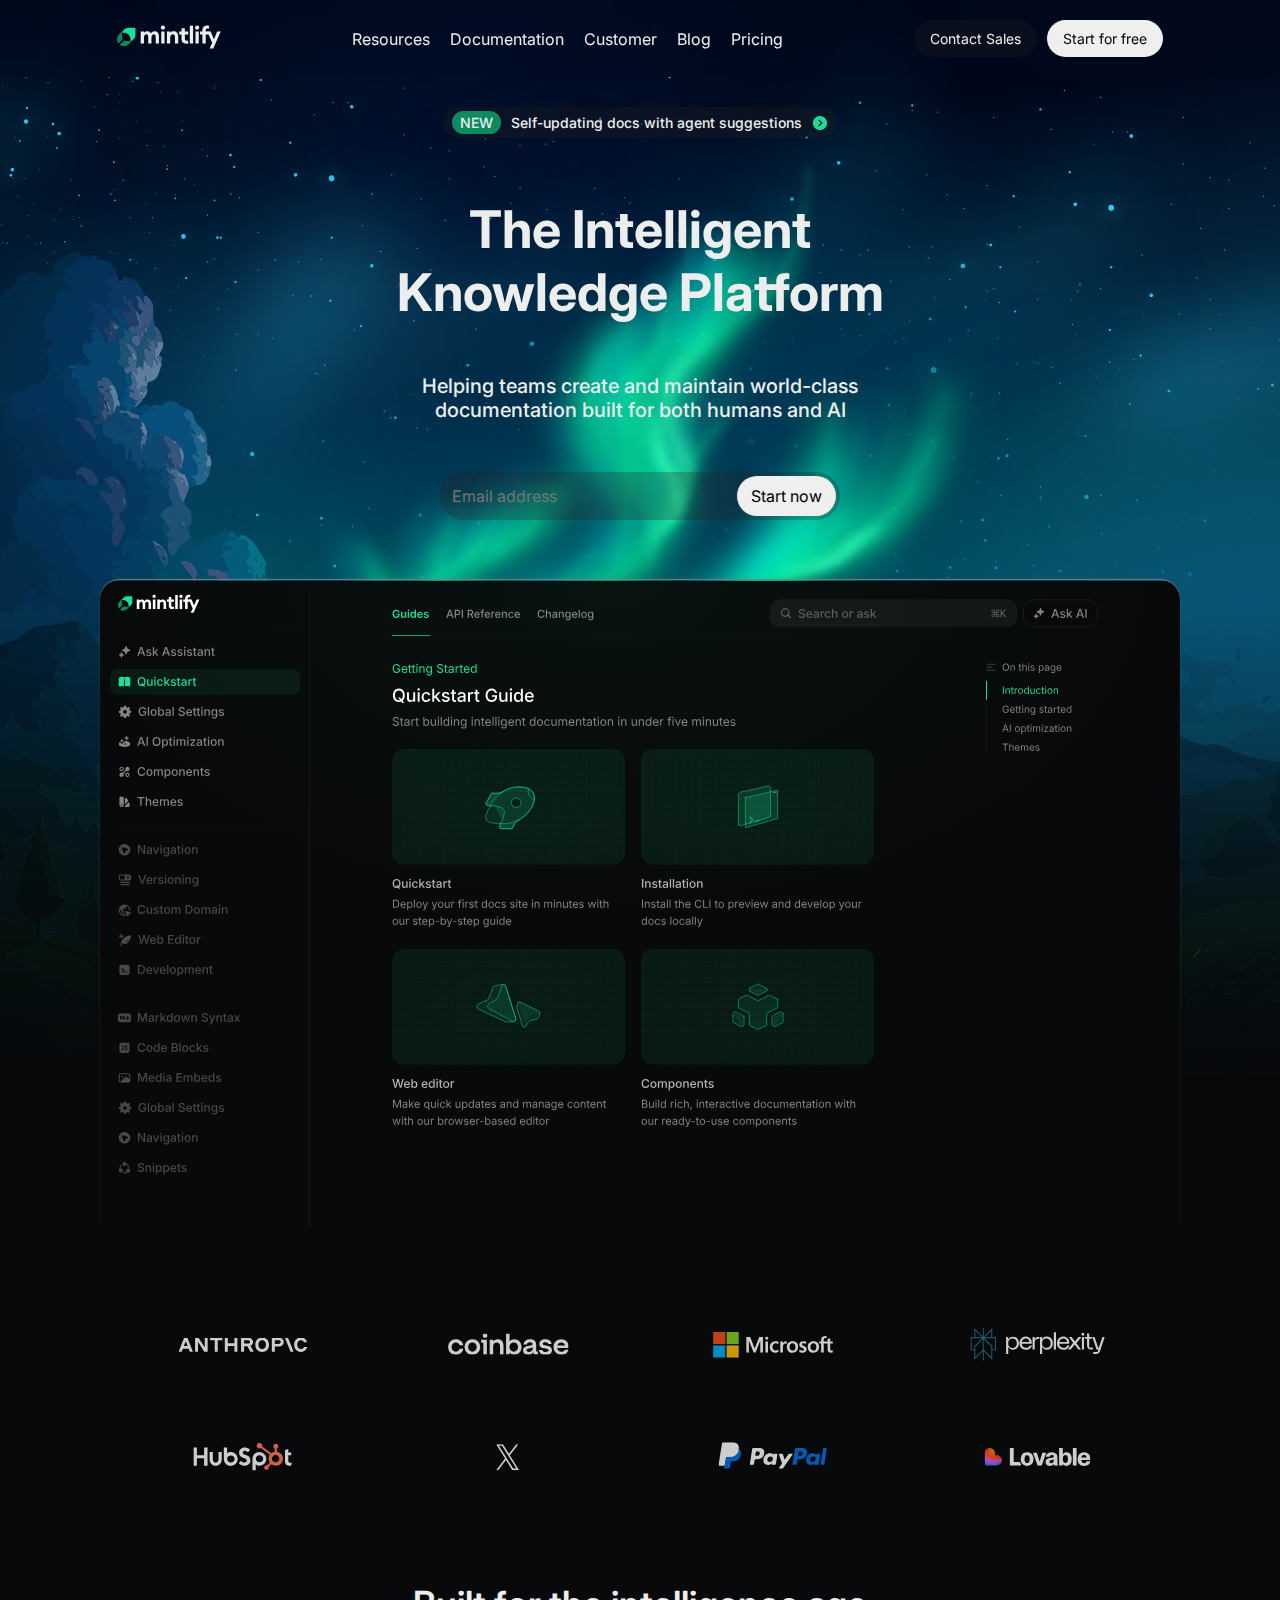
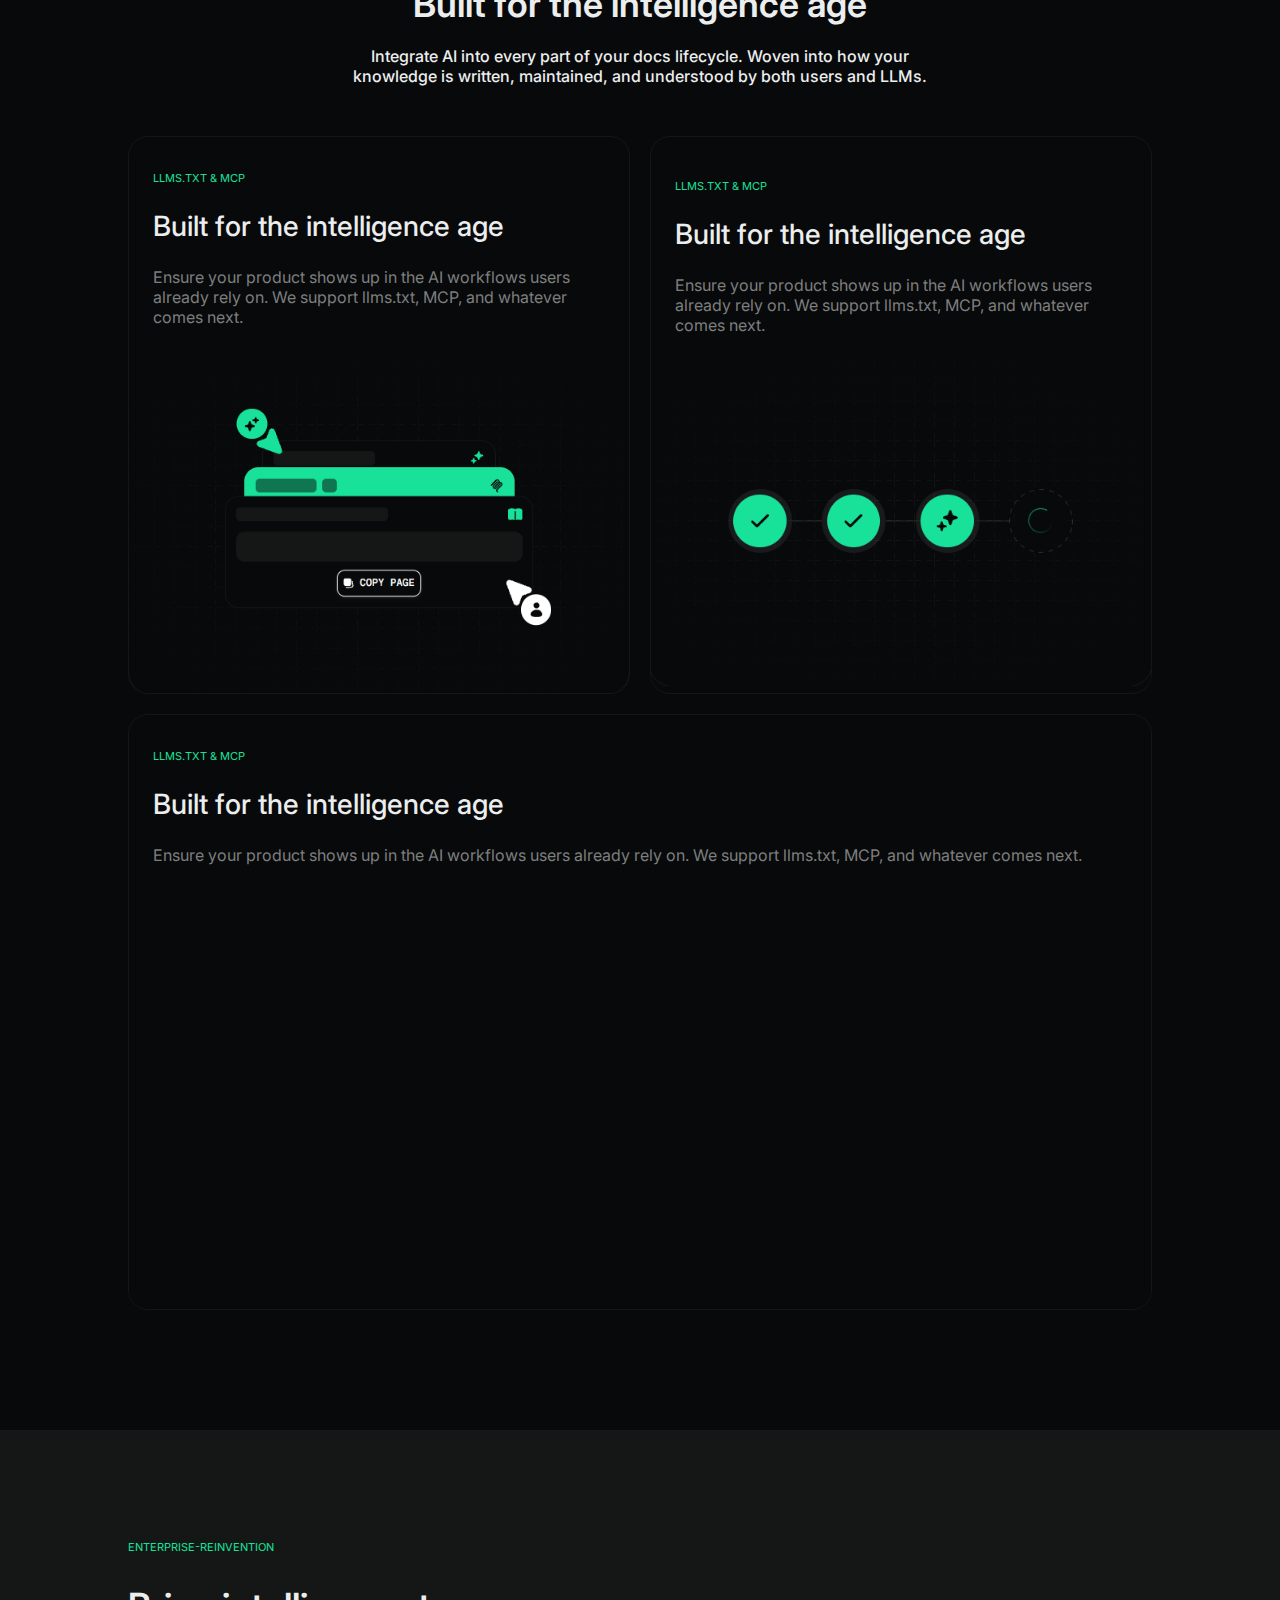
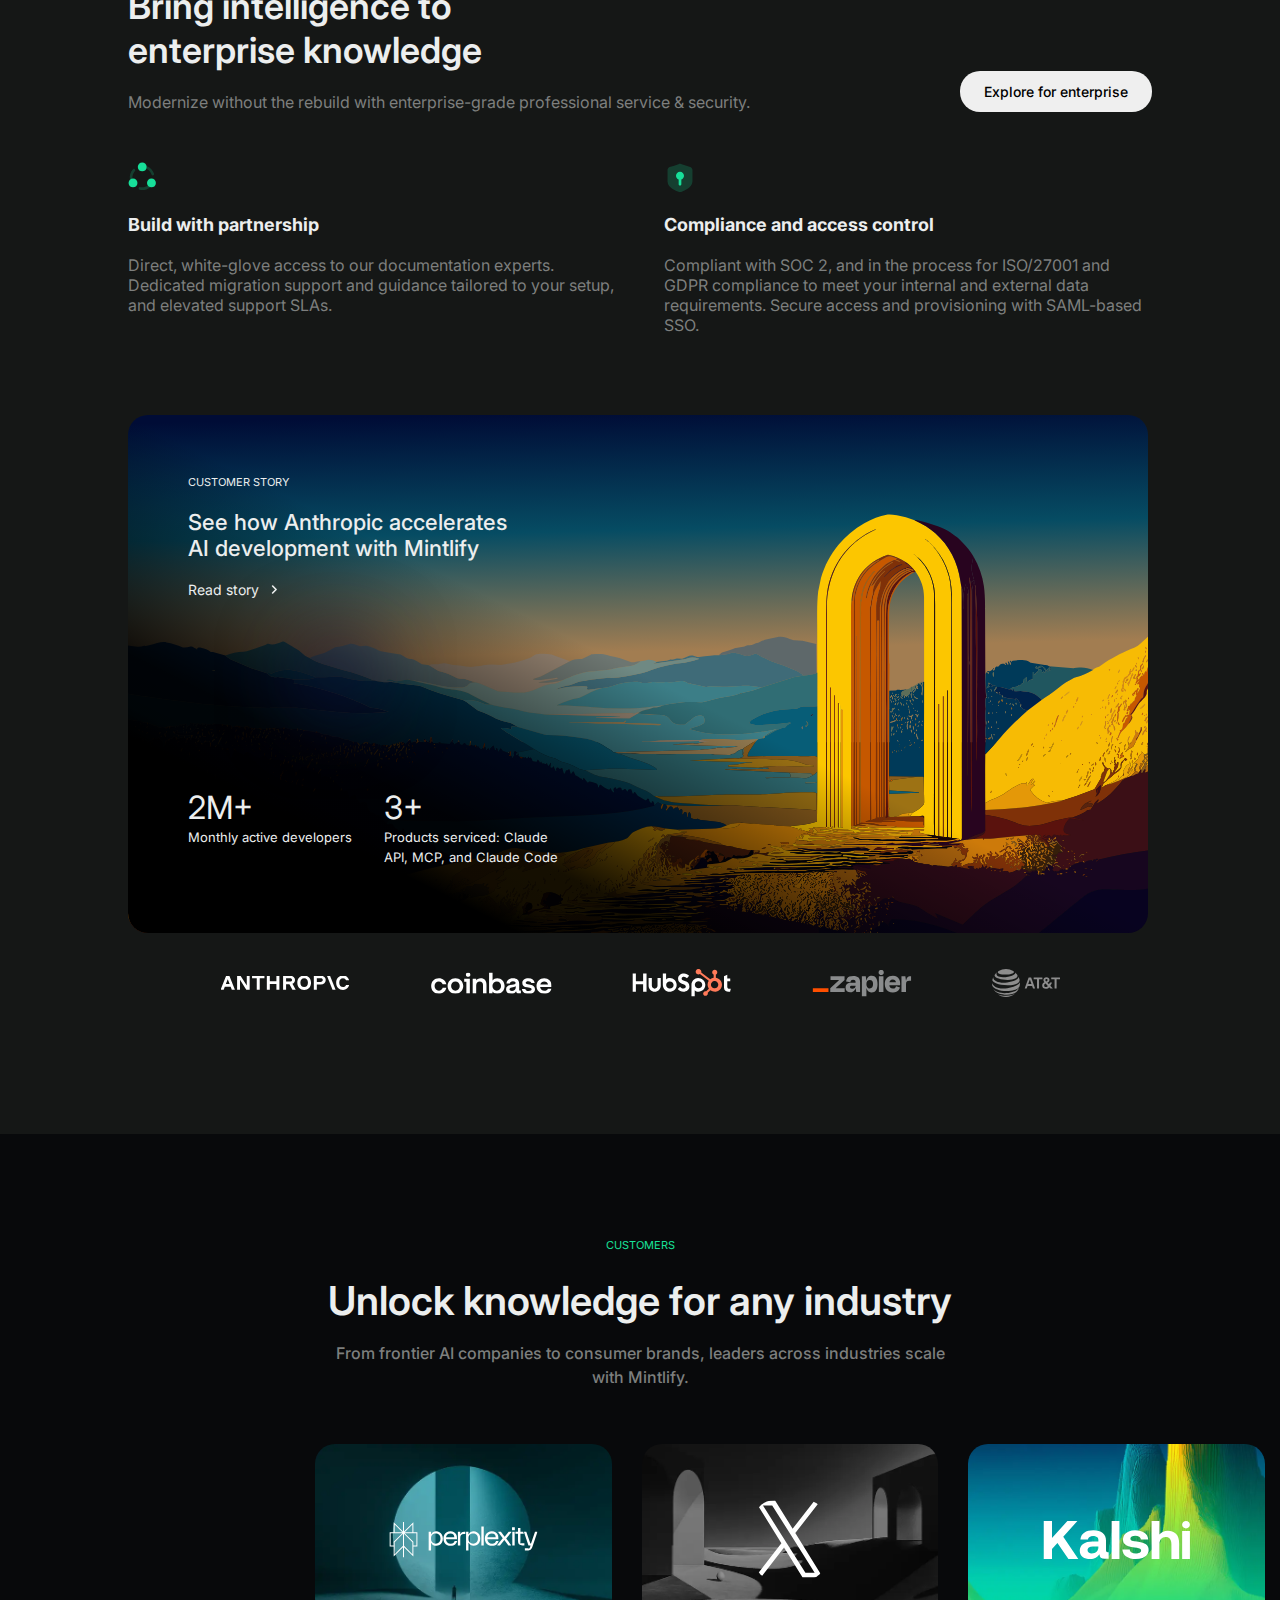
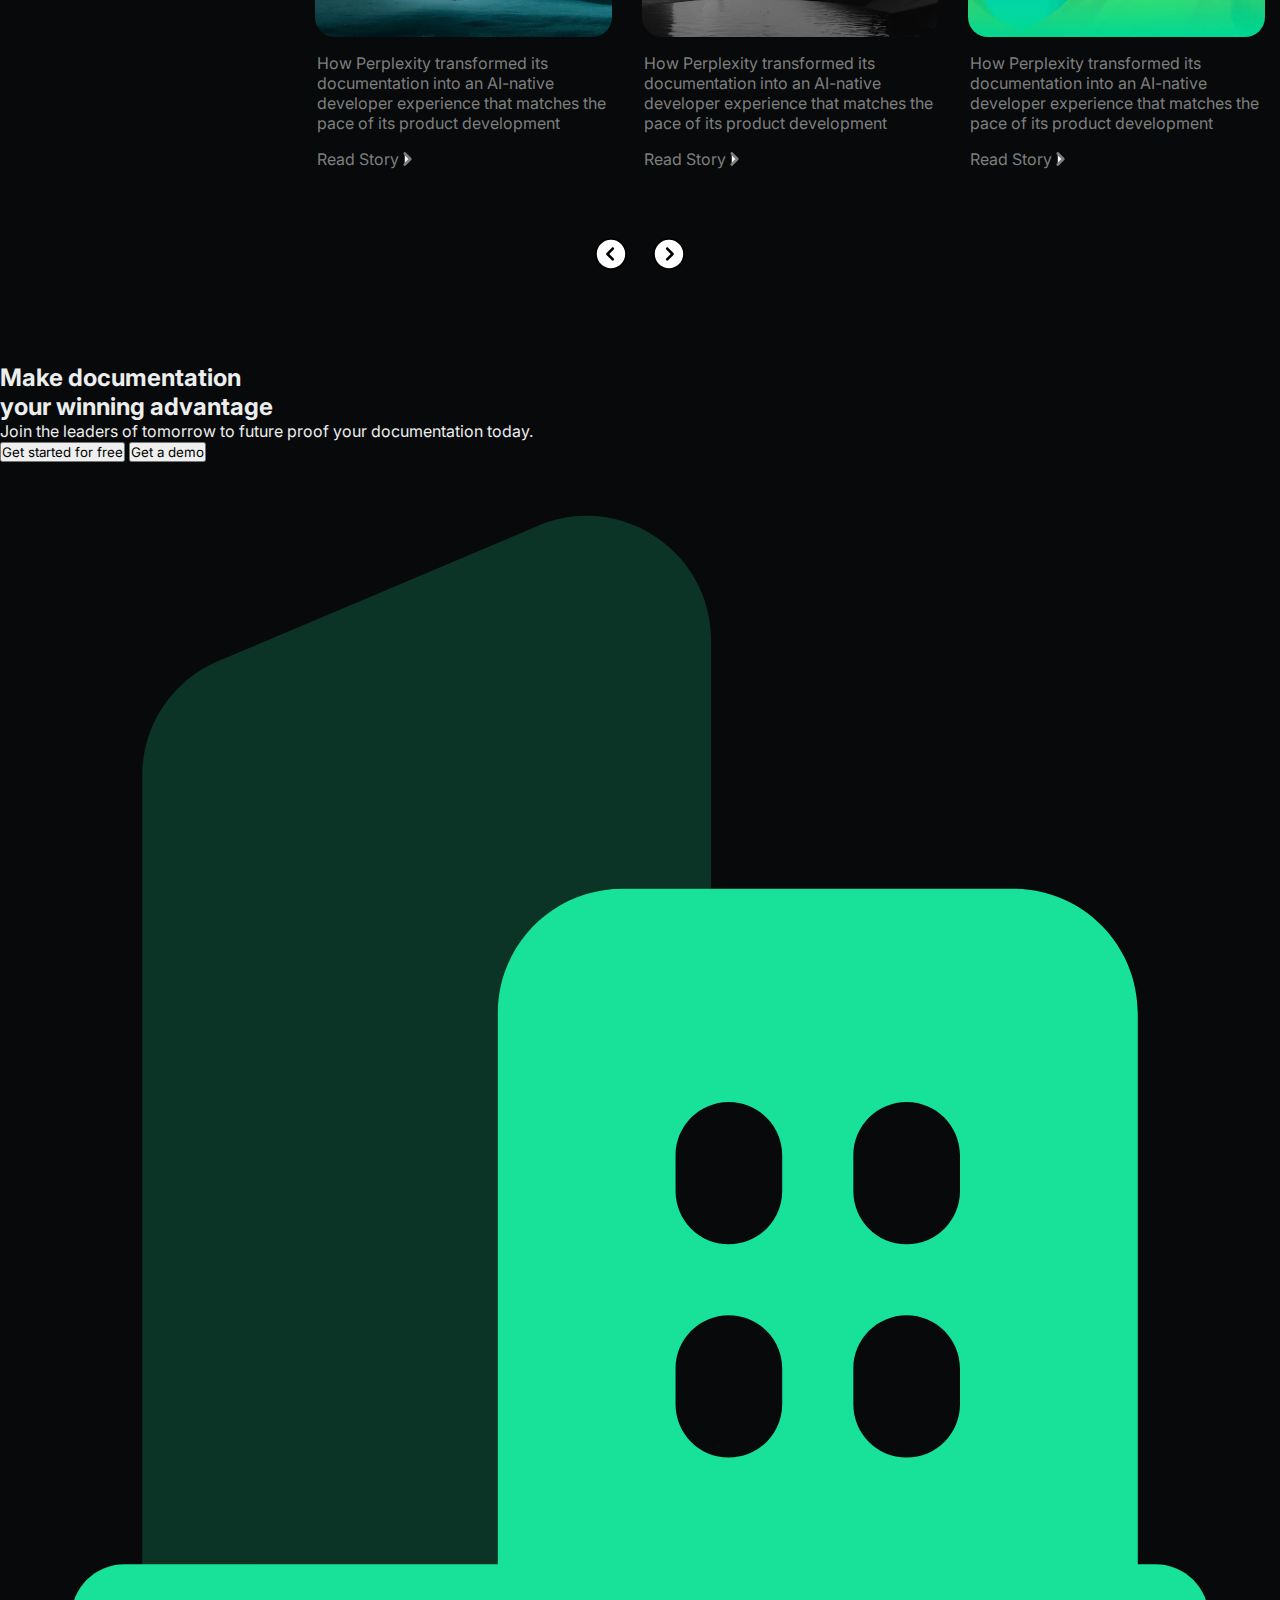
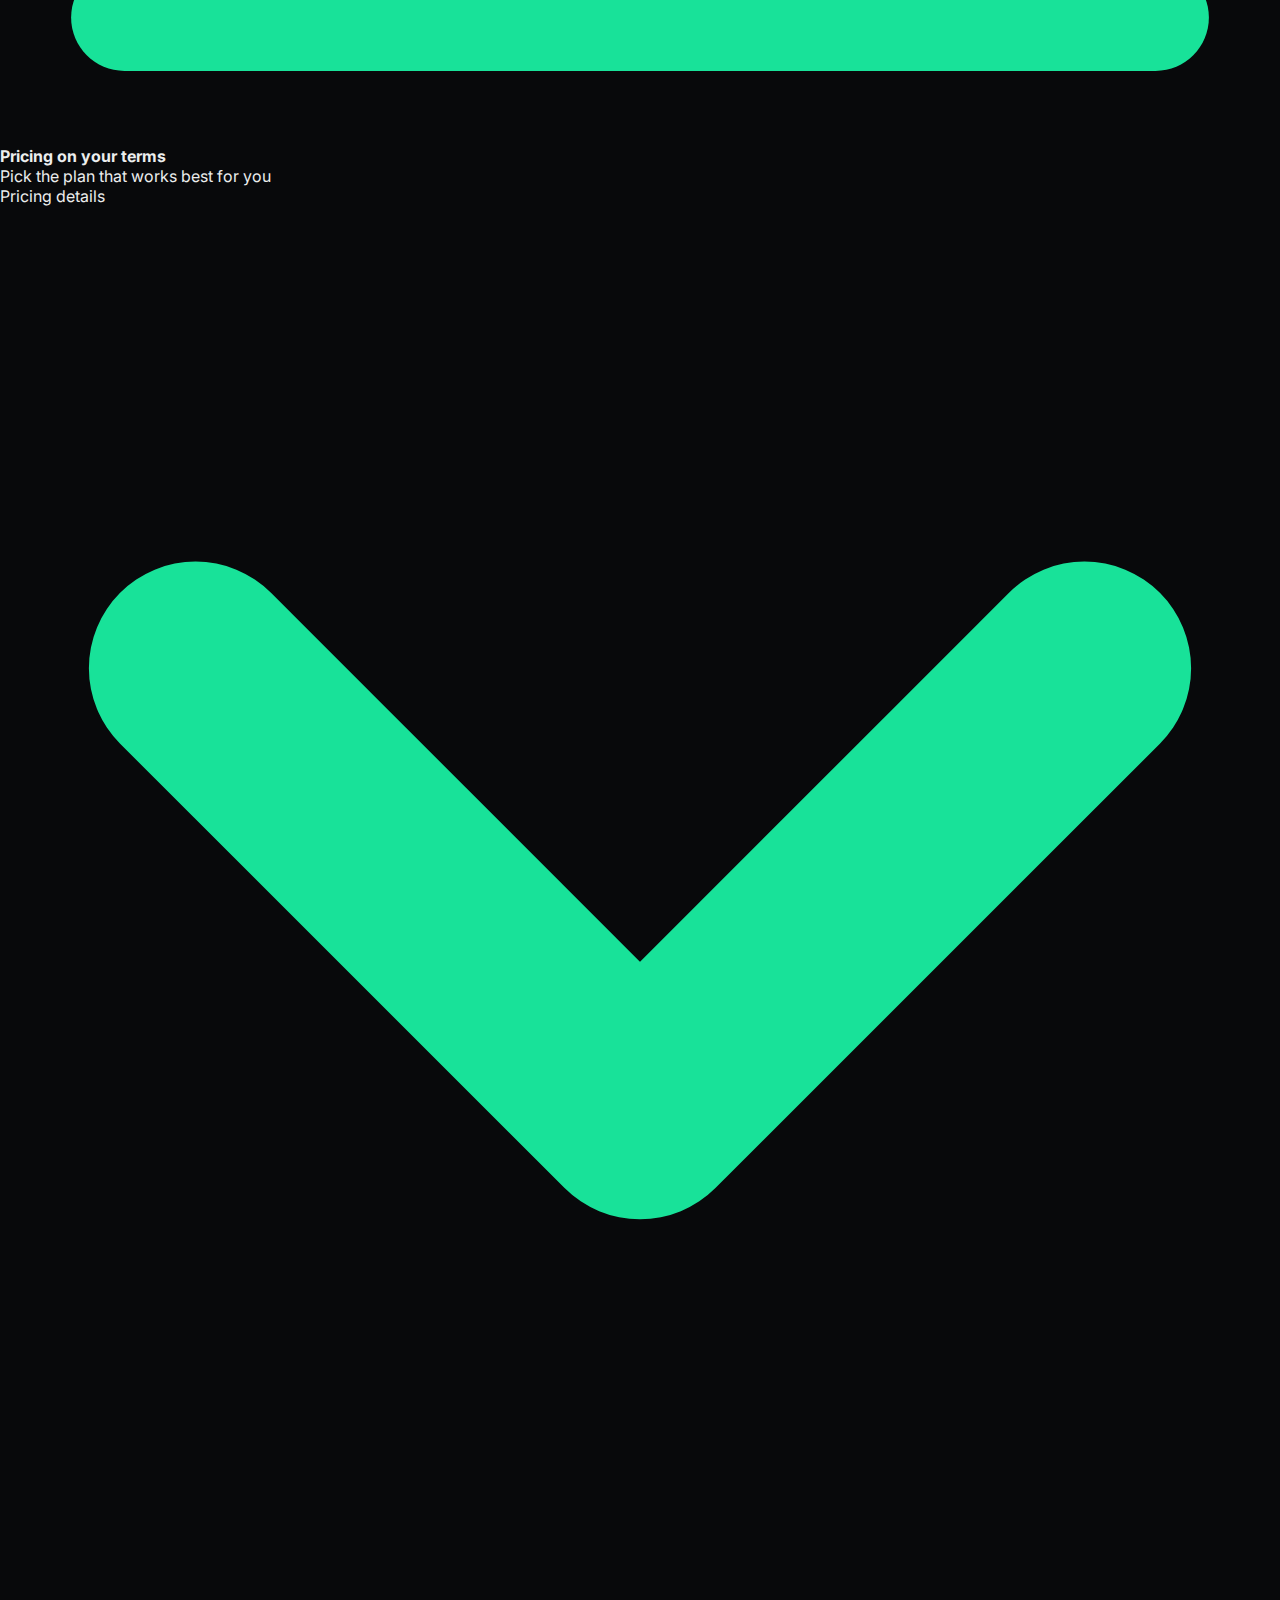
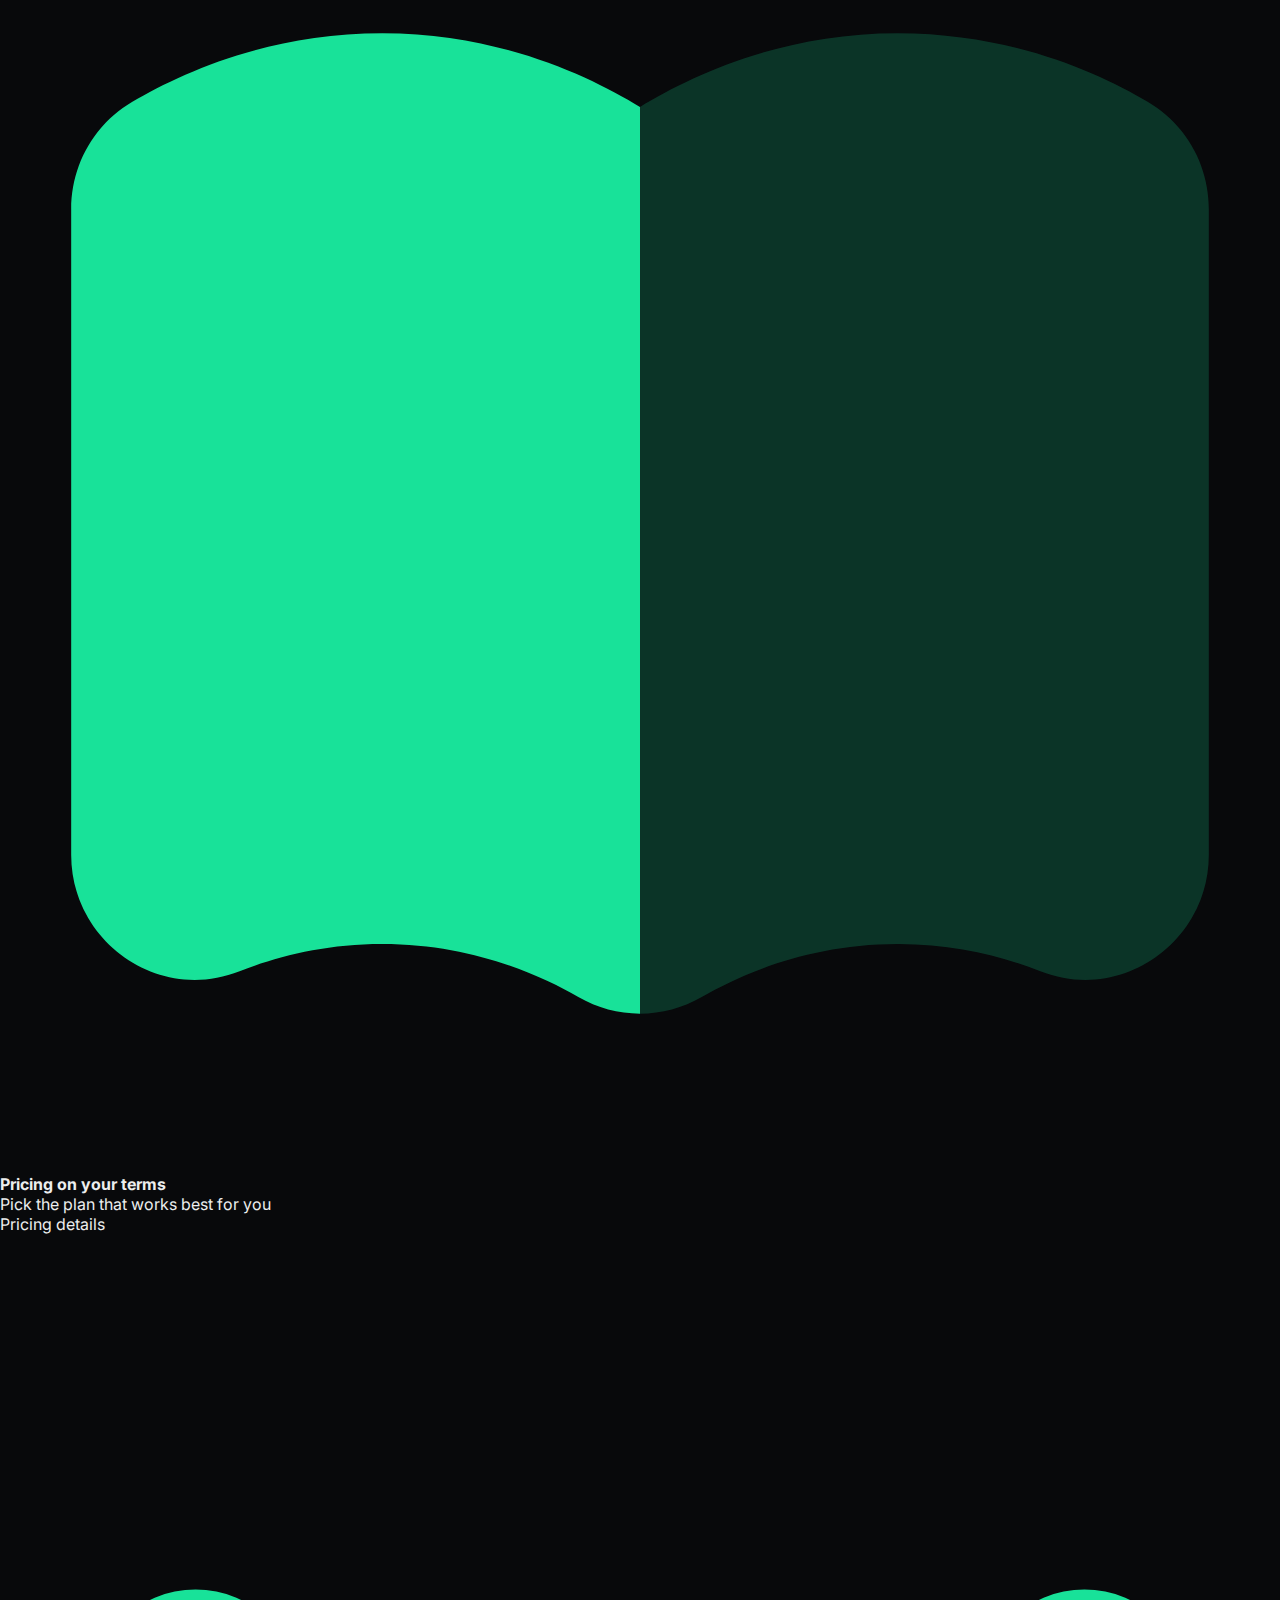
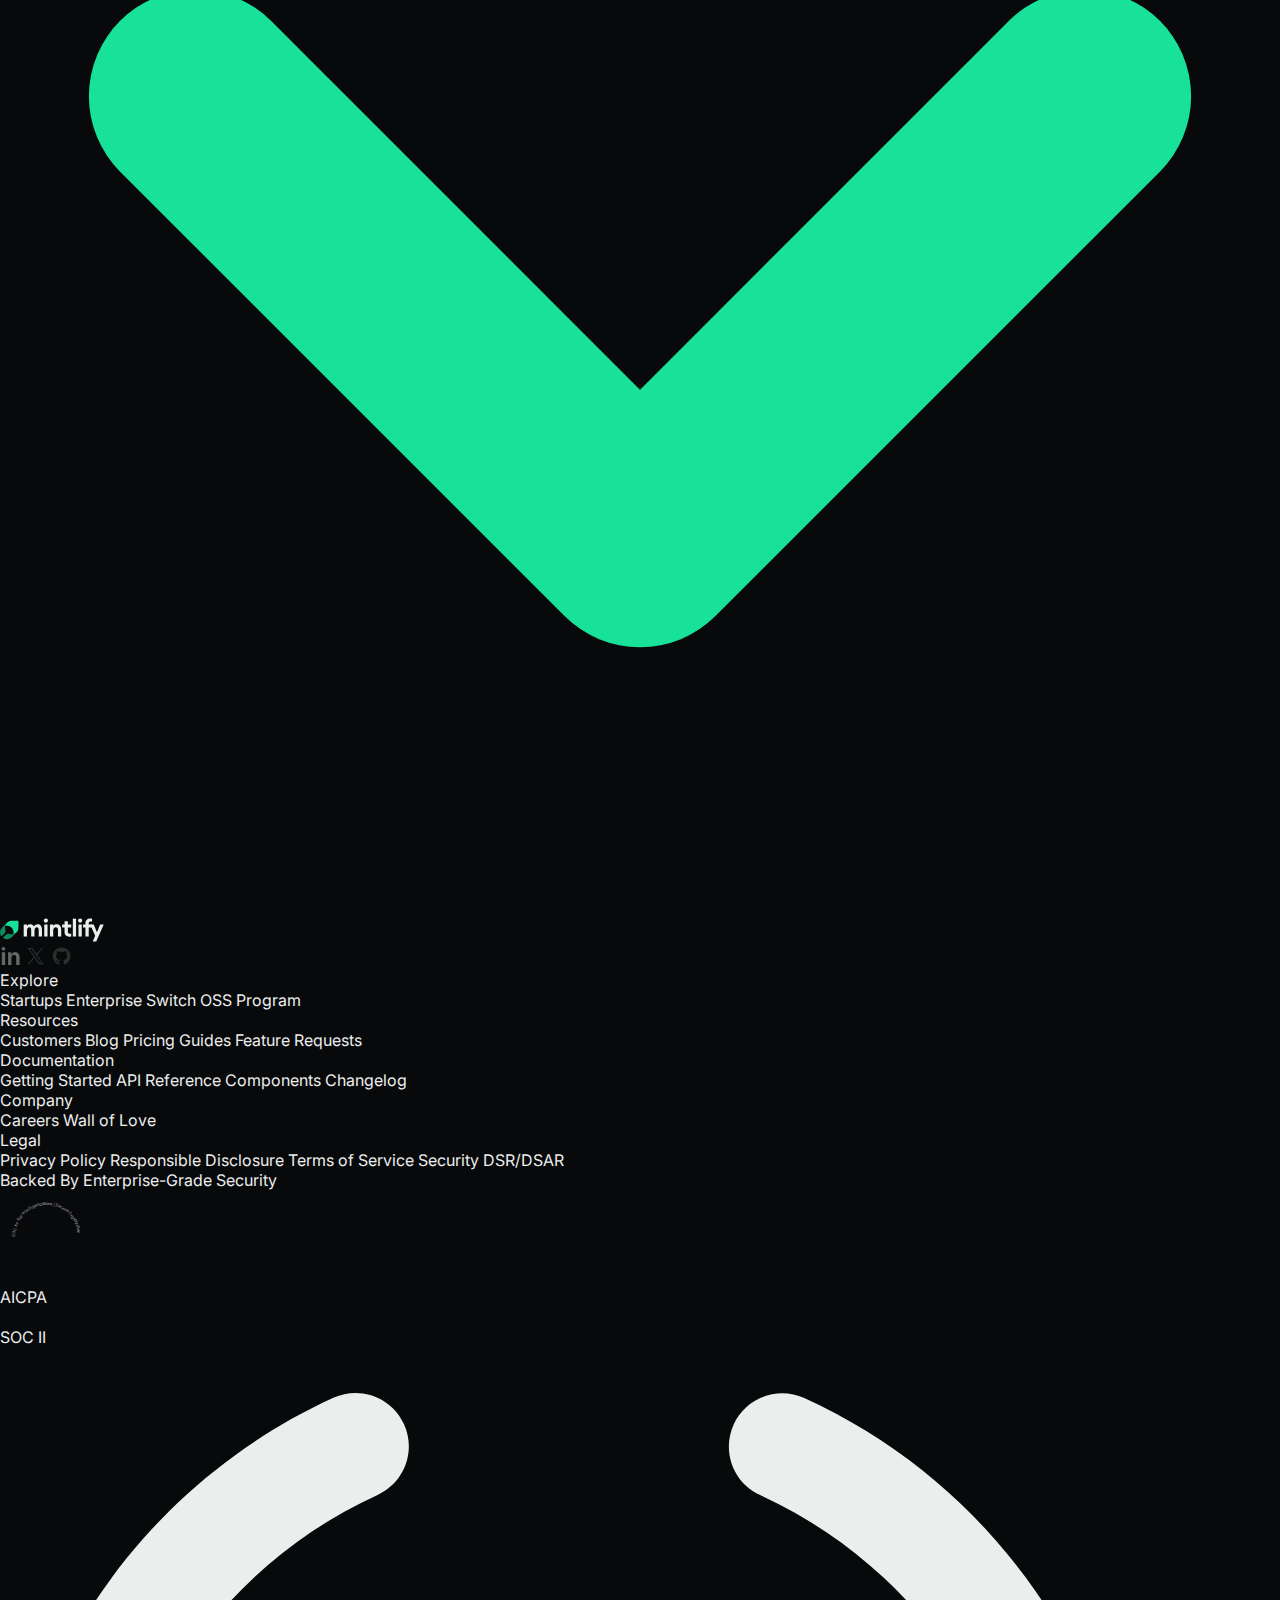
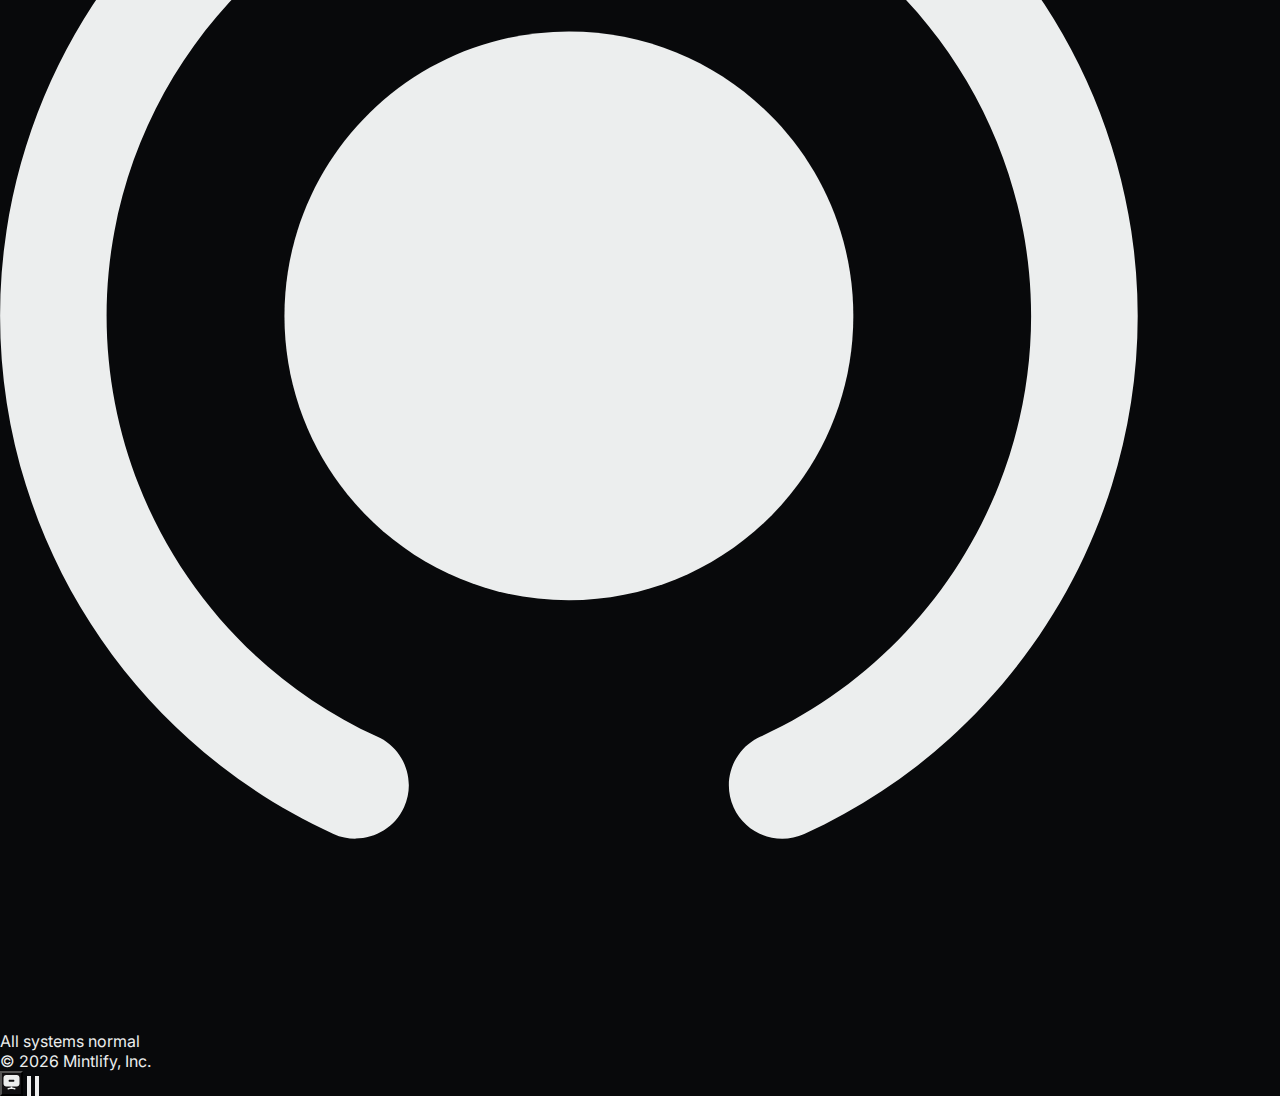
<file: index.html>
<!doctype html>
<html lang="en">
  <head>
    <meta charset="UTF-8" />
    <meta name="viewport" content="width=device-width, initial-scale=1.0" />
    <link rel="shortcut icon" href="./assets/favicon.ico" type="image/x-icon" />
    <link rel="stylesheet" href="./style.css" />
    <title>Mintlify - The Intelligent Documentation Platform</title>
  </head>
  <body>
    <header>
      <nav>
        <div class="logo-container">
          <a
            aria-label="Go to homepage"
            class="w-fit focus:outline-2 focus:outline-brand focus:outline-offset-2 rounded-sm dark"
            href="/"
            ><svg
              width="104"
              height="24"
              viewBox="0 0 104 24"
              fill="none"
              xmlns="http://www.w3.org/2000/svg"
              aria-hidden="true"
            >
              <path
                d="M18.4725 9.60528V3.91396C18.4725 3.30323 17.977 2.81641 17.3754 2.81641H11.6867C10.7931 2.81641 9.90842 2.99342 9.08564 3.32977C8.26285 3.67497 7.51085 4.17064 6.88271 4.80793L6.83847 4.85219C6.00684 5.69305 5.41408 6.73749 5.11328 7.88815C5.65296 7.74653 6.2103 7.67572 6.76767 7.66687C8.25399 7.64916 9.71378 8.12713 10.8993 9.02111C11.9698 9.81771 12.7837 10.9153 13.2261 12.181C13.6861 13.4644 13.7392 14.8629 13.3942 16.1817C14.5354 15.8808 15.5883 15.2878 16.4288 14.4558L16.473 14.4115C17.1011 13.7831 17.6054 13.0307 17.9504 12.2075C18.2955 11.3844 18.4636 10.4993 18.4636 9.60528H18.4725Z"
                fill="#18E299"
              ></path>
              <path
                d="M4.9434 9.50941C4.95221 7.76347 5.64849 6.08807 6.87361 4.83594L2.14058 9.57113C2.12296 9.58876 2.10532 9.59758 2.08769 9.61522C0.933084 10.7615 0.23681 12.2959 0.122231 13.9183C0.0164654 15.435 0.413078 16.934 1.2592 18.1862C1.33991 18.3056 1.5589 18.3449 1.68229 18.2303L4.58202 15.338C5.48985 14.4298 5.7719 13.0806 5.34002 11.8726C5.06679 11.1231 4.93459 10.3207 4.9434 9.50941Z"
                fill="#0C8C5E"
              ></path>
              <path
                d="M16.4445 14.4121C15.5367 15.3027 14.3997 15.92 13.1658 16.1933C11.923 16.4667 10.6362 16.3873 9.43757 15.9641C9.43757 15.9641 9.42874 15.9641 9.41992 15.9641C8.21243 15.532 6.86394 15.8141 5.95612 16.7136L3.05634 19.6058C2.93295 19.7293 2.95057 19.9321 3.10041 20.0291C4.35197 20.8668 5.85035 21.2724 7.36632 21.1666C8.98806 21.052 10.5128 20.3553 11.6674 19.2002L11.7115 19.1561L16.4445 14.4209V14.4121Z"
                fill="#0C8C5E"
              ></path>
              <path
                d="M96.2355 23.5H92.6842L95.1868 17.8513L90.1816 6.60156H93.7568L96.6734 13.6537C96.7753 13.9002 97.1246 13.8997 97.2259 13.653L100.12 6.60156H103.719L96.2355 23.5Z"
                fill="var(--primary-text-color)"
              ></path>
              <path
                d="M85.4483 18.5186V9.46164H83.041V6.60154H85.4483V5.05232C85.4483 3.63816 85.8773 2.5259 86.7353 1.71554C87.5933 0.90518 88.6818 0.5 90.0006 0.5C90.8109 0.5 91.5021 0.587392 92.0742 0.762175V3.64611C91.6928 3.5031 91.2479 3.4316 90.7394 3.4316C90.0244 3.4316 89.508 3.59049 89.1902 3.90828C88.8724 4.21018 88.7135 4.72659 88.7135 5.4575V6.60154H92.0742V9.46164H88.7135V18.5186H85.4483Z"
                fill="var(--primary-text-color)"
              ></path>
              <path
                d="M80.1204 4.64714C79.5643 4.64714 79.0797 4.44852 78.6666 4.05129C78.2534 3.63816 78.0469 3.14559 78.0469 2.57357C78.0469 2.00155 78.2534 1.51692 78.6666 1.11969C79.0797 0.706563 79.5643 0.5 80.1204 0.5C80.7084 0.5 81.2009 0.706563 81.5982 1.11969C82.0113 1.51692 82.2178 2.00155 82.2178 2.57357C82.2178 3.14559 82.0113 3.63816 81.5982 4.05129C81.2009 4.44852 80.7084 4.64714 80.1204 4.64714ZM78.4997 18.5186V6.60154H81.765V18.5186H78.4997Z"
                fill="var(--primary-text-color)"
              ></path>
              <path
                d="M72.8125 18.5182V0.642578H76.0778V18.5182H72.8125Z"
                fill="var(--primary-text-color)"
              ></path>
              <path
                d="M69.1256 18.6621C67.7909 18.6621 66.6945 18.2966 65.8365 17.5657C64.9943 16.8189 64.5733 15.7464 64.5733 14.3481V9.46211H62.166V6.60201H64.5733V3.28906H67.8385V6.60201H71.1992V9.46211H67.8385V13.7046C67.8385 14.4355 67.9974 14.9598 68.3152 15.2776C68.633 15.5795 69.1494 15.7305 69.8644 15.7305C70.3729 15.7305 70.8178 15.659 71.1992 15.516V18.3999C70.6271 18.5747 69.9359 18.6621 69.1256 18.6621Z"
                fill="var(--primary-text-color)"
              ></path>
              <path
                d="M49.9434 18.5191V6.60202H53.2086V7.47307C53.2086 7.62037 53.4091 7.6855 53.5066 7.57513C54.2346 6.75161 55.2713 6.33984 56.6169 6.33984C58.047 6.33984 59.1672 6.81653 59.9775 7.76989C60.8038 8.70737 61.2169 9.96263 61.2169 11.5357V18.5191H57.9516V12.0839C57.9516 11.21 57.7689 10.5347 57.4034 10.058C57.038 9.5654 56.5216 9.31911 55.8542 9.31911C55.0598 9.31911 54.4162 9.60512 53.9237 10.1771C53.447 10.7492 53.2086 11.5913 53.2086 12.7036V18.5191H49.9434Z"
                fill="var(--primary-text-color)"
              ></path>
              <path
                d="M45.8783 4.64714C45.3221 4.64714 44.8375 4.44852 44.4244 4.05129C44.0113 3.63816 43.8047 3.14559 43.8047 2.57357C43.8047 2.00155 44.0113 1.51692 44.4244 1.11969C44.8375 0.706563 45.3221 0.5 45.8783 0.5C46.4662 0.5 46.9587 0.706563 47.356 1.11969C47.7691 1.51692 47.9757 2.00155 47.9757 2.57357C47.9757 3.14559 47.7691 3.63816 47.356 4.05129C46.9587 4.44852 46.4662 4.64714 45.8783 4.64714ZM44.2575 18.5186V6.60154H47.5228V18.5186H44.2575Z"
                fill="var(--primary-text-color)"
              ></path>
              <path
                d="M38.7147 18.5191V12.1554C38.7147 10.2645 38.095 9.31911 36.8557 9.31911C36.1406 9.31911 35.5686 9.58923 35.1396 10.1295C34.7265 10.6697 34.504 11.4721 34.4722 12.5367V18.5191H31.207V12.1554C31.207 10.2645 30.5873 9.31911 29.3479 9.31911C28.617 9.31911 28.037 9.60512 27.608 10.1771C27.179 10.7492 26.9645 11.5913 26.9645 12.7036V18.5191H23.6992V6.60202H26.9645V7.48165C26.9645 7.62818 27.1615 7.69271 27.2578 7.58222C27.9791 6.75397 28.938 6.33984 30.1344 6.33984C31.7067 6.33984 32.8909 6.98895 33.687 8.28717C33.7498 8.38958 33.9044 8.38799 33.9668 8.28535C34.311 7.71964 34.7893 7.26975 35.4018 6.9357C36.1009 6.53846 36.808 6.33984 37.523 6.33984C38.9372 6.33984 40.0335 6.80858 40.8121 7.74606C41.5907 8.68353 41.98 9.97058 41.98 11.6072V18.5191H38.7147Z"
                fill="var(--primary-text-color)"
              ></path></svg
          ></a>
        </div>
        <div class="menu-container">
          <a href="">Resources</a>
          <a href="">Documentation</a>
          <a href="">Customer</a>
          <a href="">Blog</a>
          <a href="">Pricing</a>
        </div>
        <div class="nav-cta-container">
          <button class="btn-1 primary-cta">Contact Sales</button>
          <button class="btn-2 primary-cta">Start for free</button>
        </div>
      </nav>
    </header>
    <main>
      <section class="hero">
        <div class="hero-bg-image"></div>
        <div class="hero-cta">
          <a class="hero-cta-link" href="">
            <span class="btn-new">NEW</span>
            <p class="cta-top-text">
              Self-updating docs with agent suggestions
            </p>
            <svg
              viewBox="0 0 18 18"
              fill="none"
              xmlns="http://www.w3.org/2000/svg"
              class="shrink-0 select-none size-4 text-white"
            >
              <path
                d="M9 1C4.589 1 1 4.589 1 9C1 13.411 4.589 17 9 17C13.411 17 17 13.411 17 9C17 4.589 13.411 1 9 1ZM11.53 9.53L8.53 12.53C8.384 12.676 8.192 12.75 8 12.75C7.808 12.75 7.616 12.677 7.47 12.53C7.177 12.237 7.177 11.762 7.47 11.469L9.94 8.999L7.47 6.529C7.177 6.236 7.177 5.761 7.47 5.468C7.763 5.175 8.238 5.175 8.531 5.468L11.531 8.468C11.824 8.761 11.824 9.236 11.531 9.529L11.53 9.53Z"
                fill="#17df99"
              ></path>
            </svg>
          </a>
        </div>
        <div class="hero-content">
          <h1>The Intelligent Knowledge Platform</h1>
          <p>
            Helping teams create and maintain world-class documentation built
            for both humans and AI
          </p>
          <form action="">
            <input type="text" name="" id="" placeholder="Email address" />
            <button type="submit">Start now</button>
          </form>
        </div>
        <div class="app-snapshot">
          <img src="./assets/hero-image-dark.svg" alt="app-snapshot" />
        </div>
      </section>
      <section class="trusted-by">
        <div class="companies">
          <div class="company-card">
            <img src="./assets/anthropic-logo.svg" alt="" />
          </div>
          <div class="company-card">
            <img src="./assets/coinbase-logo.svg" alt="" />
          </div>
          <div class="company-card">
            <img src="./assets/microsoft-logo.svg" alt="" />
          </div>
          <div class="company-card">
            <img src="./assets/perplexity-logo.svg" alt="" />
          </div>
          <div class="company-card">
            <img src="./assets/hubspot-logo.svg" alt="" />
          </div>
          <div class="company-card">
            <img src="./assets/x-logo.svg" alt="" />
          </div>
          <div class="company-card">
            <img src="./assets/paypal-logo.svg" alt="" />
          </div>
          <div class="company-card">
            <img src="./assets/lovable-logo.svg" alt="" />
          </div>
        </div>
      </section>

      <section class="feature-highlights">
        <h2 class="main-heading">Built for the intelligence age</h2>
        <p class="main-desc">
          Integrate AI into every part of your docs lifecycle. Woven into how
          your <br />
          knowledge is written, maintained, and understood by both users and
          LLMs.
        </p>
        <div class="feature-cards">
          <div class="feature-card feature-card-1">
            <div class="feature-content-div">
              <p class="section-intro">LLMs.txt & MCP</p>
              <h2 class="section-title">Built for the intelligence age</h2>
              <p class="feature-description">
                Ensure your product shows up in the AI workflows users already
                rely on. We support llms.txt, MCP, and whatever comes next.
              </p>
            </div>
            <div class="feature-img-div">
              <img src="./assets/feature-1.png" alt="" />
            </div>
          </div>
          <div class="feature-card feature-card-2">
            <div class="feature-content-div">
              <p class="section-intro">LLMs.txt & MCP</p>
              <h2 class="section-title">Built for the intelligence age</h2>
              <p class="feature-description">
                Ensure your product shows up in the AI workflows users already
                rely on. We support llms.txt, MCP, and whatever comes next.
              </p>
            </div>
            <div class="feature-img-div">
              <img src="./assets/feature-2.png" alt="" />
            </div>
          </div>
          <div class="feature-card feature-card-3">
            <div class="feature-content-div">
              <p class="section-intro">LLMs.txt & MCP</p>
              <h2 class="section-title">Built for the intelligence age</h2>
              <p class="feature-description">
                Ensure your product shows up in the AI workflows users already
                rely on. We support llms.txt, MCP, and whatever comes next.
              </p>
            </div>
            <div class="feature-video-div">
              <!-- <video src="./assets/Latest-clip.mp4" autoplay muted loop></video> -->
              <video
                src="https://res.cloudinary.com/dhc6husi2/video/upload/v1770447467/fjkjcptggtrqy3ksuxct.mp4"
                autoplay
                muted
                loop
              ></video>
            </div>
          </div>
        </div>
      </section>

      <section class="enterprise-features">
        <div class="enterprise-features-div">
          <div class="feature-header">
            <div class="feature-headings">
              <p class="section-intro">Enterprise-reinvention</p>
              <h3>
                Bring intelligence to <br />
                enterprise knowledge
              </h3>
              <p class="feat-desc">
                Modernize without the rebuild with enterprise-grade professional
                service & security.
              </p>
            </div>
            <div class="feature-cta">
              <button>Explore for enterprise</button>
            </div>
          </div>
          <div class="main-features">
            <div class="feat-details">
              <svg
                viewBox="0 0 18 18"
                fill="#17df99"
                xmlns="http://www.w3.org/2000/svg"
                class="shrink-0 select-none size-8 text-brand"
              >
                <path
                  fill-rule="evenodd"
                  clip-rule="evenodd"
                  d="M5.50781 2.75C5.50781 1.3689 6.62671 0.25 8.00781 0.25C9.3889 0.25 10.5078 1.3689 10.5078 2.75C10.5078 4.1311 9.3889 5.25 8.00781 5.25C6.62671 5.25 5.50781 4.1311 5.50781 2.75Z"
                  fill="#17df99"
                ></path>
                <path
                  opacity="0.2"
                  d="M10.2991 3.75188C11.6788 4.38813 12.7509 5.57959 13.228 7.03861C13.3568 7.4323 13.7803 7.64709 14.174 7.51835C14.5677 7.38961 14.7825 6.96609 14.6537 6.57239C13.9915 4.54733 12.4324 2.9301 10.4446 2.18878C10.4859 2.36918 10.5078 2.55703 10.5078 2.75C10.5078 3.10632 10.4333 3.44518 10.2991 3.75188Z"
                  fill="#17df99"
                ></path>
                <path
                  fill-rule="evenodd"
                  clip-rule="evenodd"
                  d="M10.696 11.75C10.696 10.3689 11.8149 9.25 13.196 9.25C14.5771 9.25 15.696 10.3689 15.696 11.75C15.696 13.1311 14.5771 14.25 13.196 14.25C11.8149 14.25 10.696 13.1311 10.696 11.75Z"
                  fill="#17df99"
                ></path>
                <path
                  opacity="0.2"
                  d="M11.1854 13.2362C9.9428 14.1175 8.37078 14.4517 6.86472 14.1337C6.45945 14.0481 6.06153 14.3072 5.97593 14.7125C5.89034 15.1178 6.1495 15.5157 6.55477 15.6013C8.64416 16.0426 10.8294 15.4991 12.4672 14.1421C11.9481 13.9843 11.5007 13.6621 11.1854 13.2362Z"
                  fill="#17df99"
                ></path>
                <path
                  fill-rule="evenodd"
                  clip-rule="evenodd"
                  d="M0.319344 11.75C0.319344 10.3689 1.43823 9.25 2.81934 9.25C4.20044 9.25 5.31934 10.3689 5.31934 11.75C5.31934 13.1311 4.20044 14.25 2.81934 14.25C1.43823 14.25 0.319344 13.1311 0.319344 11.75Z"
                  fill="#17df99"
                ></path>
                <path
                  opacity="0.2"
                  d="M3.90389 5.07739C4.18047 4.76904 4.15471 4.29487 3.84636 4.01829C3.53801 3.74172 3.06384 3.76747 2.78726 4.07582C1.35956 5.66754 0.739434 7.83649 1.09963 9.9352C1.4803 9.5743 1.97448 9.3321 2.52317 9.2673C2.38111 7.75132 2.87666 6.22263 3.90389 5.07739Z"
                  fill="#17df99"
                ></path>
              </svg>
              <h4>Build with partnership</h4>
              <p>
                Direct, white-glove access to our documentation experts.
                Dedicated migration support and guidance tailored to your setup,
                and elevated support SLAs.
              </p>
            </div>

            <div class="feat-details">
              <svg
                viewBox="0 0 18 18"
                fill="#17df99"
                xmlns="http://www.w3.org/2000/svg"
                class="shrink-0 select-none size-8 text-brand"
              >
                <path
                  opacity="0.2"
                  fill-rule="evenodd"
                  clip-rule="evenodd"
                  d="M8.16963 1.22703C8.33372 1.16922 8.67031 1.05063 9.00028 1.05075C9.1795 1.05082 9.36084 1.079 9.53357 1.13368L14.7836 2.81368C15.5071 3.04612 16 3.71943 16 4.48V11C16 12.8725 14.6025 14.2314 13.2749 15.1143C12.1533 15.8602 10.9062 16.4082 9.63302 16.8379C9.57968 16.8559 9.49355 16.8849 9.40738 16.9058C9.09216 16.9819 8.76807 16.9684 8.46011 16.8683C7.80803 16.6572 6.25089 16.1022 4.84192 15.1909C3.47441 14.3064 2 12.9239 2 11V4.48C2 3.71932 2.49139 3.04506 3.21675 2.81358C4.86562 2.28594 6.53686 1.80232 8.16963 1.22703Z"
                  fill="#17df99"
                ></path>
                <path
                  fill-rule="evenodd"
                  clip-rule="evenodd"
                  d="M8.99999 5.5C7.75726 5.5 6.75061 6.50714 6.75061 7.74938C6.75061 8.72872 7.37626 9.56194 8.25 9.87075V12.5C8.25 12.9142 8.58579 13.25 9 13.25C9.41421 13.25 9.75 12.9142 9.75 12.5V9.87074C10.6237 9.56193 11.2494 8.72871 11.2494 7.74938C11.2494 6.50714 10.2427 5.5 8.99999 5.5Z"
                  fill="#17df99"
                ></path>
              </svg>
              <h4>Compliance and access control</h4>
              <p>
                Compliant with SOC 2, and in the process for ISO/27001 and GDPR
                compliance to meet your internal and external data requirements.
                Secure access and provisioning with SAML-based SSO.
              </p>
            </div>
          </div>
        </div>

        <div class="customer-story-div">
          <div class="image-card">
            <img src="./assets/anthropic-background.svg" alt="" />
            <div class="top-section">
              <p>Customer Story</p>
              <h3>
                See how Anthropic accelerates <br />
                AI development with Mintlify
              </h3>
              <span
                >Read story<svg
                  viewBox="0 0 18 18"
                  fill="none"
                  xmlns="http://www.w3.org/2000/svg"
                  stroke-width="3"
                >
                  <path
                    d="M15.25 6.5L9 12.75L2.75 6.5"
                    stroke="currentColor"
                    stroke-width="3"
                    stroke-linecap="round"
                    stroke-linejoin="round"
                  ></path></svg
              ></span>
            </div>
            <div class="bottom-section">
              <div class="active-users">
                <p class="number">2M+</p>
                <p class="number-desc">Monthly active developers</p>
              </div>
              <div class="products">
                <p class="number">3+</p>
                <p class="number-desc">
                  Products serviced: Claude <br />
                  API, MCP, and Claude Code
                </p>
              </div>
            </div>
          </div>

          <div class="company-list">
            <a href="#"><img src="./assets/anthropic-logo.svg" alt="" /></a>
            <a href="">
              <img src="./assets/coinbase-logo.svg" alt="" />
            </a>
            <a href="">
              <img src="./assets/hubspot-logo.svg" alt="" />
            </a>
            <a href="">
              <img src="./assets/zapier-logo.svg" alt="" />
            </a>
            <a href="">
              <img src="./assets/at-t-logo.svg" alt="" />
            </a>
          </div>
        </div>
      </section>

      <section class="case-studies">
        <div class="case-studies-div">
          <p class="section-intro customer-heading">CUSTOMERS</p>
          <h2 class="case-study-heading">Unlock knowledge for any industry</h2>
          <p class="case-study-desc">
            From frontier AI companies to consumer brands, leaders across
            industries scale <br />
            with Mintlify.
          </p>

          <div class="card-list">
            <div class="case-card card-1">
              <div class="img-div">
                <img src="./assets/perplexity.webp" alt="" />
                <div class="client-name">
                  <img src="./assets/perplexity-white.svg" alt="" />
                </div>
              </div>
              <p>
                How Perplexity transformed its documentation into an AI-native
                developer experience that matches the pace of its product
                development
              </p>
              <a href="#"
                >Read Story
                <span
                  ><svg
                    viewBox="0 0 18 18"
                    fill="white"
                    xmlns="http://www.w3.org/2000/svg"
                    class="shrink-0 size-2.5 -rotate-90 group-hover:translate-x-0.5 transition-transform duration-150 ease-in-out select-none"
                    stroke-width="3"
                  >
                    <path
                      d="M15.25 6.5L9 12.75L2.75 6.5"
                      stroke="currentColor"
                      stroke-width="3"
                      stroke-linecap="round"
                      stroke-linejoin="round"
                    ></path></svg
                ></span>
              </a>
            </div>

            <div class="case-card">
              <div class="img-div">
                <img src="./assets/x.webp" alt="" />
                <div class="client-name">
                  <img class="x-logo" src="./assets/x-logo-white.svg" alt="" />
                </div>
              </div>
              <p>
                How Perplexity transformed its documentation into an AI-native
                developer experience that matches the pace of its product
                development
              </p>
              <a href="#"
                >Read Story
                <span
                  ><svg
                    viewBox="0 0 18 18"
                    fill="white"
                    xmlns="http://www.w3.org/2000/svg"
                    class="shrink-0 size-2.5 -rotate-90 group-hover:translate-x-0.5 transition-transform duration-150 ease-in-out select-none"
                    stroke-width="3"
                  >
                    <path
                      d="M15.25 6.5L9 12.75L2.75 6.5"
                      stroke="currentColor"
                      stroke-width="3"
                      stroke-linecap="round"
                      stroke-linejoin="round"
                    ></path></svg
                ></span>
              </a>
            </div>

            <div class="case-card">
              <div class="img-div">
                <img src="./assets/kalshi.webp" alt="" />
                <div class="client-name">
                  <img src="./assets/kalshi-white.svg" alt="" />
                </div>
              </div>
              <p>
                How Perplexity transformed its documentation into an AI-native
                developer experience that matches the pace of its product
                development
              </p>
              <a href="#"
                >Read Story
                <span
                  ><svg
                    viewBox="0 0 18 18"
                    fill="white"
                    xmlns="http://www.w3.org/2000/svg"
                    class="shrink-0 size-2.5 -rotate-90 group-hover:translate-x-0.5 transition-transform duration-150 ease-in-out select-none"
                    stroke-width="3"
                  >
                    <path
                      d="M15.25 6.5L9 12.75L2.75 6.5"
                      stroke="currentColor"
                      stroke-width="3"
                      stroke-linecap="round"
                      stroke-linejoin="round"
                    ></path></svg
                ></span>
              </a>
            </div>
          </div>

          <div class="scroll-button">
            <button>
              <img src="./assets/btn-left.svg" alt="" />
            </button>
            <button>
              <img src="./assets/btn-right.svg" alt="" />
            </button>
          </div>
        </div>
      </section>

      <section class="final-cta">
        <h2 class="final-cta-heading">Make documentation <br> your winning advantage</h2>
        <p class="final-cta-desc">Join the leaders of tomorrow to future proof your documentation today.</p>
        <div class="final-cta-btn-div">
            <button class="final-cta-button cta-btn-light">Get started for free</button>
            <button class="final-cta-button cta-btn-dark">Get a demo</button>
        </div>

        <div class="split-div">
            <div class="split-1">
                <div class="cta-img-div">
                    <img src="./assets/building-icon.svg" alt="">
                </div>
                <h4>Pricing on your terms</h4>
                <p>Pick the plan that works best for you</p>
                <a href="" class="cta-link">Pricing details <svg viewBox="0 0 18 18" fill="none" xmlns="http://www.w3.org/2000/svg" class="" stroke-width="3"><path d="M15.25 6.5L9 12.75L2.75 6.5" stroke="#18e299" stroke-width="3" stroke-linecap="round" stroke-linejoin="round"></path></svg></a>
            </div>
            <div class="split-2">
                <div class="cta-img-div">
                    <img src="./assets/book-icon.svg" alt="">
                </div>
                <h4>Pricing on your terms</h4>
                <p>Pick the plan that works best for you</p>
                <a href="" class="cta-link">Pricing details <svg viewBox="0 0 18 18" fill="none" xmlns="http://www.w3.org/2000/svg" class="" stroke-width="3"><path d="M15.25 6.5L9 12.75L2.75 6.5" stroke="#18e299" stroke-width="3" stroke-linecap="round" stroke-linejoin="round"></path></svg></a>
            </div>
            </div>
        </div>
        </section>

        
    </main>
    <footer >
            <div class="social-div">
                <div class="logo-div">
                    <a aria-label="Go to homepage"
            class="w-fit focus:outline-2 focus:outline-brand focus:outline-offset-2 rounded-sm dark"
            href="/">
            <svg
              width="104"
              height="24"
              viewBox="0 0 104 24"
              fill="none"
              xmlns="http://www.w3.org/2000/svg"
              aria-hidden="true">
              <path
                d="M18.4725 9.60528V3.91396C18.4725 3.30323 17.977 2.81641 17.3754 2.81641H11.6867C10.7931 2.81641 9.90842 2.99342 9.08564 3.32977C8.26285 3.67497 7.51085 4.17064 6.88271 4.80793L6.83847 4.85219C6.00684 5.69305 5.41408 6.73749 5.11328 7.88815C5.65296 7.74653 6.2103 7.67572 6.76767 7.66687C8.25399 7.64916 9.71378 8.12713 10.8993 9.02111C11.9698 9.81771 12.7837 10.9153 13.2261 12.181C13.6861 13.4644 13.7392 14.8629 13.3942 16.1817C14.5354 15.8808 15.5883 15.2878 16.4288 14.4558L16.473 14.4115C17.1011 13.7831 17.6054 13.0307 17.9504 12.2075C18.2955 11.3844 18.4636 10.4993 18.4636 9.60528H18.4725Z"
                fill="#18E299"></path>
              <path
                d="M4.9434 9.50941C4.95221 7.76347 5.64849 6.08807 6.87361 4.83594L2.14058 9.57113C2.12296 9.58876 2.10532 9.59758 2.08769 9.61522C0.933084 10.7615 0.23681 12.2959 0.122231 13.9183C0.0164654 15.435 0.413078 16.934 1.2592 18.1862C1.33991 18.3056 1.5589 18.3449 1.68229 18.2303L4.58202 15.338C5.48985 14.4298 5.7719 13.0806 5.34002 11.8726C5.06679 11.1231 4.93459 10.3207 4.9434 9.50941Z"
                fill="#0C8C5E"></path>
              <path
                d="M16.4445 14.4121C15.5367 15.3027 14.3997 15.92 13.1658 16.1933C11.923 16.4667 10.6362 16.3873 9.43757 15.9641C9.43757 15.9641 9.42874 15.9641 9.41992 15.9641C8.21243 15.532 6.86394 15.8141 5.95612 16.7136L3.05634 19.6058C2.93295 19.7293 2.95057 19.9321 3.10041 20.0291C4.35197 20.8668 5.85035 21.2724 7.36632 21.1666C8.98806 21.052 10.5128 20.3553 11.6674 19.2002L11.7115 19.1561L16.4445 14.4209V14.4121Z"
                fill="#0C8C5E"></path>
              <path
                d="M96.2355 23.5H92.6842L95.1868 17.8513L90.1816 6.60156H93.7568L96.6734 13.6537C96.7753 13.9002 97.1246 13.8997 97.2259 13.653L100.12 6.60156H103.719L96.2355 23.5Z"
                fill="var(--primary-text-color)"></path>
              <path
                d="M85.4483 18.5186V9.46164H83.041V6.60154H85.4483V5.05232C85.4483 3.63816 85.8773 2.5259 86.7353 1.71554C87.5933 0.90518 88.6818 0.5 90.0006 0.5C90.8109 0.5 91.5021 0.587392 92.0742 0.762175V3.64611C91.6928 3.5031 91.2479 3.4316 90.7394 3.4316C90.0244 3.4316 89.508 3.59049 89.1902 3.90828C88.8724 4.21018 88.7135 4.72659 88.7135 5.4575V6.60154H92.0742V9.46164H88.7135V18.5186H85.4483Z"
                fill="var(--primary-text-color)"></path>
              <path
                d="M80.1204 4.64714C79.5643 4.64714 79.0797 4.44852 78.6666 4.05129C78.2534 3.63816 78.0469 3.14559 78.0469 2.57357C78.0469 2.00155 78.2534 1.51692 78.6666 1.11969C79.0797 0.706563 79.5643 0.5 80.1204 0.5C80.7084 0.5 81.2009 0.706563 81.5982 1.11969C82.0113 1.51692 82.2178 2.00155 82.2178 2.57357C82.2178 3.14559 82.0113 3.63816 81.5982 4.05129C81.2009 4.44852 80.7084 4.64714 80.1204 4.64714ZM78.4997 18.5186V6.60154H81.765V18.5186H78.4997Z"
                fill="var(--primary-text-color)"></path>
              <path
                d="M72.8125 18.5182V0.642578H76.0778V18.5182H72.8125Z"
                fill="var(--primary-text-color)"></path>
              <path
                d="M69.1256 18.6621C67.7909 18.6621 66.6945 18.2966 65.8365 17.5657C64.9943 16.8189 64.5733 15.7464 64.5733 14.3481V9.46211H62.166V6.60201H64.5733V3.28906H67.8385V6.60201H71.1992V9.46211H67.8385V13.7046C67.8385 14.4355 67.9974 14.9598 68.3152 15.2776C68.633 15.5795 69.1494 15.7305 69.8644 15.7305C70.3729 15.7305 70.8178 15.659 71.1992 15.516V18.3999C70.6271 18.5747 69.9359 18.6621 69.1256 18.6621Z"
                fill="var(--primary-text-color)"></path>
              <path
                d="M49.9434 18.5191V6.60202H53.2086V7.47307C53.2086 7.62037 53.4091 7.6855 53.5066 7.57513C54.2346 6.75161 55.2713 6.33984 56.6169 6.33984C58.047 6.33984 59.1672 6.81653 59.9775 7.76989C60.8038 8.70737 61.2169 9.96263 61.2169 11.5357V18.5191H57.9516V12.0839C57.9516 11.21 57.7689 10.5347 57.4034 10.058C57.038 9.5654 56.5216 9.31911 55.8542 9.31911C55.0598 9.31911 54.4162 9.60512 53.9237 10.1771C53.447 10.7492 53.2086 11.5913 53.2086 12.7036V18.5191H49.9434Z"
                fill="var(--primary-text-color)"></path>
              <path
                d="M45.8783 4.64714C45.3221 4.64714 44.8375 4.44852 44.4244 4.05129C44.0113 3.63816 43.8047 3.14559 43.8047 2.57357C43.8047 2.00155 44.0113 1.51692 44.4244 1.11969C44.8375 0.706563 45.3221 0.5 45.8783 0.5C46.4662 0.5 46.9587 0.706563 47.356 1.11969C47.7691 1.51692 47.9757 2.00155 47.9757 2.57357C47.9757 3.14559 47.7691 3.63816 47.356 4.05129C46.9587 4.44852 46.4662 4.64714 45.8783 4.64714ZM44.2575 18.5186V6.60154H47.5228V18.5186H44.2575Z"
                fill="var(--primary-text-color)"
              ></path>
              <path
                d="M38.7147 18.5191V12.1554C38.7147 10.2645 38.095 9.31911 36.8557 9.31911C36.1406 9.31911 35.5686 9.58923 35.1396 10.1295C34.7265 10.6697 34.504 11.4721 34.4722 12.5367V18.5191H31.207V12.1554C31.207 10.2645 30.5873 9.31911 29.3479 9.31911C28.617 9.31911 28.037 9.60512 27.608 10.1771C27.179 10.7492 26.9645 11.5913 26.9645 12.7036V18.5191H23.6992V6.60202H26.9645V7.48165C26.9645 7.62818 27.1615 7.69271 27.2578 7.58222C27.9791 6.75397 28.938 6.33984 30.1344 6.33984C31.7067 6.33984 32.8909 6.98895 33.687 8.28717C33.7498 8.38958 33.9044 8.38799 33.9668 8.28535C34.311 7.71964 34.7893 7.26975 35.4018 6.9357C36.1009 6.53846 36.808 6.33984 37.523 6.33984C38.9372 6.33984 40.0335 6.80858 40.8121 7.74606C41.5907 8.68353 41.98 9.97058 41.98 11.6072V18.5191H38.7147Z"
                fill="var(--primary-text-color)"
              ></path>
              </svg>
            </a>
                </div>
                <div class="social-links">
                    <a href="">
                        <img src="./assets/linkedin-icon.svg" alt="">
                    </a>
                    <a href="">
                        <img src="./assets/x-icon.svg" alt="">
                    </a>
                    <a href="">
                        <img src="./assets/github-icon.svg" alt="">
                    </a>
                </div>
            </div>
            <div class="footer-links">
                <div class="col-1 link-col">
                    <p>Explore</p>
                    <a href="#">Startups</a>
                    <a href="#">Enterprise</a>
                    <a href="#">Switch</a>
                    <a href="#">OSS Program</a>
                </div>
                
                <div class="col-2 link-col">
                    <p>Resources</p>
                    <a href="#">Customers</a>
                    <a href="#">Blog</a>
                    <a href="#">Pricing</a>
                    <a href="#">Guides</a>
                    <a href="#">Feature Requests</a>
                </div>
                <div class="col-3 link-col">
                    <p>Documentation</p>
                    <a href="#">Getting Started</a>
                    <a href="#">API Reference</a>
                    <a href="#">Components</a>
                    <a href="#">Changelog</a>
                </div>
                <div class="col-5 link-col">
                    <p>Company</p>
                    <a href="#">Careers</a>
                    <a href="#">Wall of Love</a>
                </div>
                <div class="col-4 link-col">
                    <p>Legal</p>
                    <a href="#">Privacy Policy</a>
                    <a href="#">Responsible Disclosure</a>
                    <a href="#">Terms of Service</a>
                    <a href="#">Security</a>
                    <a href="#">DSR/DSAR</a>
                </div>
            </div>
            <div class="backed-by">
                <p>Backed By Enterprise-Grade Security</p>
                <svg width="93" height="93" viewBox="0 0 93 93" ><defs><path id="circle-path" d="M 46.5 46.5 m -31.5 0 a 31.5 31.5 0 1 1 63 0 a 31.5 31.5 0 1 1 -63 0"></path></defs><text font-size="4" fill="#adaeb3" class="text-text-sub dark:text-text-sub/80 font-medium uppercase"><textPath href="#circle-path" startOffset="">SOC for Service Organizations | Service Organization</textPath></text></svg>
                
                <div class="flex flex-col items-center justify-center z-40 select-none scale-[105%]"><p class="text-text-sub dark:text-text-sub/80 text-[7.5px] leading-none font-semibold">AICPA</p><svg xmlns="http://www.w3.org/2000/svg" width="26" height="1" viewBox="0 0 89 1" fill="none" class="my-px"><path d="M0 0.25H88.2528" class="stroke-text-sub dark:stroke-text-sub/60" stroke-width="0.5" stroke-dasharray="0.64 0.64"></path></svg><p class="text-text-sub dark:text-text-sub/80 text-[7.5px] leading-none font-semibold">SOC II</p></div>
            </div>
            <div class="system-info">
                <div class="system-check">
                    <svg viewBox="0 0 18 18" fill="none" xmlns="http://www.w3.org/2000/svg" class="shrink-0 select-none text-brand translate-y-[1px]" aria-hidden="true"><path d="M5.00001 15.352C4.89601 15.352 4.79101 15.331 4.69001 15.285C1.84101 13.988 0.00100708 11.129 0.00100708 8C0.00100708 4.871 1.84101 2.012 4.68901 0.715004C5.06601 0.543004 5.51001 0.710004 5.68201 1.087C5.85301 1.464 5.68701 1.909 5.31001 2.08C2.99501 3.134 1.49901 5.457 1.49901 7.999C1.49901 10.541 2.99501 12.865 5.31001 13.918C5.68701 14.089 5.85301 14.534 5.68201 14.911C5.55601 15.187 5.28401 15.35 4.99901 15.35L5.00001 15.352Z" fill="currentColor"></path><path d="M11 15.352C10.715 15.352 10.443 15.189 10.317 14.913C10.146 14.536 10.312 14.091 10.689 13.92C13.004 12.866 14.5 10.543 14.5 8.00101C14.5 5.45901 13.004 3.13501 10.689 2.08201C10.312 1.91101 10.146 1.46601 10.317 1.08901C10.49 0.713011 10.935 0.546011 11.31 0.717011C14.159 2.01401 15.999 4.87301 15.999 8.00201C15.999 11.131 14.158 13.99 11.31 15.287C11.209 15.333 11.104 15.354 11 15.354V15.352Z" fill="currentColor"></path><path d="M8 12C10.2091 12 12 10.2091 12 8C12 5.79086 10.2091 4 8 4C5.79086 4 4 5.79086 4 8C4 10.2091 5.79086 12 8 12Z" fill="currentColor"></path>
                    </svg>
                    <p>All systems normal</p>
                </div>
                <div class="copyright">
                    <p>© 2026 Mintlify, Inc.</p>
                </div>
                <div class="theme">
                    <button class="btn-1">
                        <svg viewBox="0 0 19 18" fill="none" xmlns="http://www.w3.org/2000/svg" class="shrink-0 select-none size-3 transition-colors duration-[250ms] ease-[ease] text-text-main" aria-hidden="true" width="19" height="18"><g clip-path="url(#clip0_11851_40123)"><path d="M8.75014 14.53C7.82714 14.5901 6.91115 14.7549 6.02415 15.0339C5.62915 15.1589 5.41015 15.5791 5.53515 15.9751C5.65915 16.3691 6.07614 16.5869 6.47514 16.4651C8.43414 15.8482 10.5651 15.8482 12.5241 16.4651C12.5991 16.488 12.6751 16.5 12.7501 16.5C13.0681 16.5 13.3641 16.2949 13.4651 15.9761C13.5901 15.5811 13.3701 15.1599 12.9761 15.0349C12.0911 14.7549 11.1741 14.5901 10.2501 14.531V13.501H14.7501C14.7534 13.501 14.7564 13.5 14.7597 13.5H8.75014V14.53Z" fill="currentColor"></path><path fill-rule="evenodd" clip-rule="evenodd" d="M14.75 2C16.267 2 17.5 3.2329 17.5 4.75V10.751C17.5 12.2646 16.2723 13.4946 14.7598 13.5H4.25C2.73311 13.4999 1.5 12.267 1.5 10.75V4.75C1.5 3.23298 2.73311 2.00013 4.25 2H14.75ZM7.60059 6.7207C7.03235 6.7207 6.57129 7.18176 6.57129 7.75C6.5713 8.31823 7.03235 8.7793 7.60059 8.7793H11.3994C11.9676 8.7793 12.4287 8.31823 12.4287 7.75C12.4287 7.18176 11.9677 6.7207 11.3994 6.7207H7.60059Z" fill="currentColor"></path></g><defs><clipPath id="clip0_11851_40123"><rect width="18" height="18" fill="white" transform="translate(0.5)"></rect></clipPath></defs></svg>
                    </button>
                    <button>
                        <svg viewBox="0 0 18 18" fill="none" xmlns="http://www.w3.org/2000/svg" class="shrink-0 select-none size-3 text-muted transition-colors duration-[250ms] ease-[ease]" aria-hidden="true"><path d="M9 3C9.414 3 9.75 2.664 9.75 2.25V1.25C9.75 0.836 9.414 0.5 9 0.5C8.586 0.5 8.25 0.836 8.25 1.25V2.25C8.25 2.664 8.586 3 9 3Z" fill="currentColor"></path><path d="M13.773 4.977C13.965 4.977 14.157 4.904 14.303 4.757L15.01 4.05C15.303 3.757 15.303 3.282 15.01 2.989C14.717 2.696 14.242 2.696 13.949 2.989L13.242 3.696C12.949 3.989 12.949 4.464 13.242 4.757C13.388 4.903 13.581 4.977 13.773 4.977Z" fill="currentColor"></path><path d="M16.75 8.25H15.75C15.336 8.25 15 8.586 15 9C15 9.414 15.336 9.75 15.75 9.75H16.75C17.164 9.75 17.5 9.414 17.5 9C17.5 8.586 17.164 8.25 16.75 8.25Z" fill="currentColor"></path><path d="M14.303 13.243C14.01 12.95 13.535 12.95 13.242 13.243C12.949 13.536 12.949 14.011 13.242 14.304L13.949 15.011C14.095 15.157 14.287 15.231 14.479 15.231C14.671 15.231 14.863 15.158 15.009 15.011C15.302 14.718 15.302 14.243 15.009 13.95L14.302 13.243H14.303Z" fill="currentColor"></path><path d="M9 15C8.586 15 8.25 15.336 8.25 15.75V16.75C8.25 17.164 8.586 17.5 9 17.5C9.414 17.5 9.75 17.164 9.75 16.75V15.75C9.75 15.336 9.414 15 9 15Z" fill="currentColor"></path><path d="M3.697 13.243L2.99 13.95C2.697 14.243 2.697 14.718 2.99 15.011C3.136 15.157 3.328 15.231 3.52 15.231C3.712 15.231 3.904 15.158 4.05 15.011L4.757 14.304C5.05 14.011 5.05 13.536 4.757 13.243C4.464 12.95 3.99 12.95 3.697 13.243Z" fill="currentColor"></path><path d="M3 9C3 8.586 2.664 8.25 2.25 8.25H1.25C0.836 8.25 0.5 8.586 0.5 9C0.5 9.414 0.836 9.75 1.25 9.75H2.25C2.664 9.75 3 9.414 3 9Z" fill="currentColor"></path><path d="M3.697 4.757C3.843 4.903 4.035 4.977 4.227 4.977C4.419 4.977 4.611 4.904 4.757 4.757C5.05 4.464 5.05 3.989 4.757 3.696L4.05 2.989C3.757 2.696 3.282 2.696 2.989 2.989C2.696 3.282 2.696 3.757 2.989 4.05L3.697 4.757Z" fill="currentColor"></path><path d="M9 14C11.7614 14 14 11.7614 14 9C14 6.23858 11.7614 4 9 4C6.23858 4 4 6.23858 4 9C4 11.7614 6.23858 14 9 14Z" fill="currentColor"></path></svg>
                    </button>
                    <button>
                        <svg viewBox="0 0 18 18" fill="none" xmlns="http://www.w3.org/2000/svg" class="shrink-0 select-none size-3 text-muted transition-colors duration-[250ms] ease-[ease] translate-x-px translate-y-px" aria-hidden="true"><path d="M15.705 9.22299C15.459 9.03999 15.126 9.02599 14.867 9.18599C13.999 9.71799 13.008 9.99899 12 9.99899C8.967 9.99899 6.5 7.53199 6.5 4.49899C6.5 3.35299 6.854 2.25199 7.523 1.31299C7.7 1.06399 7.709 0.731993 7.544 0.473993C7.38 0.215993 7.077 0.0879926 6.774 0.139993C2.994 0.846993 0.25 4.15199 0.25 7.99999C0.25 12.411 3.839 16 8.25 16C11.888 16 15.069 13.539 15.985 10.014C16.062 9.71799 15.951 9.40499 15.705 9.22299Z" fill="currentColor"></path></svg>
                    </button>
                </div>
            </div>
        </footer>
  </body>
</html>
</file>
<file: style.css>
@import url("https://fonts.googleapis.com/css2?family=Gothic+A1&family=Inter:ital,opsz,wght@0,14..32,100..900;1,14..32,100..900&family=Outfit:wght@100..900&family=Poppins:ital,wght@0,100;0,200;0,300;0,400;0,500;0,600;0,700;0,800;0,900;1,100;1,200;1,300;1,400;1,500;1,600;1,700;1,800;1,900&display=swap");

:root {
  --main-bg-color: #08090b;
  --second-bg-color: #151716;
  --primary-text-color: #eceeee;
  --secondary-text-color: #7d7f7e;
  --emrald-color: #0c8b5e;
  --emrald-light: #18e299;
  --btn-background: #29212144;
}

* {
  margin: 0;
  padding: 0;
  box-sizing: border-box;
  font-family: "Inter", sans-serif;
  font-optical-sizing: auto;
  font-style: normal;
}

body {
  background: var(--main-bg-color);
  color: var(--primary-text-color);
}

a {
  text-decoration: none;
  color: var(--primary-text-color);
}

header {
  /* background: rgba(0, 0, 0, 0.8); */
  backdrop-filter: blur(16px);
  position: sticky;
  top: 0;
  width: 100%;
  display: flex;
  justify-content: center;
  z-index: 99;
}

nav {
  width: 66rem;
  display: flex;
  justify-content: space-between;
  align-items: center;
  padding: 20px 5px;
}

.menu-container {
  display: flex;
  gap: 20px;
  font-size: 16px;
}

.nav-cta-container {
  display: flex;
  gap: 10px;
}

.primary-cta {
  padding: 10px 16px;
  border-radius: 20px;
  font-size: 14px;
  border: none;
  outline: none;
}

.btn-1 {
  background: var(--btn-background);
  color: var(--primary-text-color);
}

.hero {
  /* height: 130vh; */
  display: flex;
  flex-direction: column;
  justify-content: center;
  align-items: center;
  gap: 60px;
  padding: 30px 0px;
  position: relative;
}

.hero-bg-image {
  height: 700px;
  background: url(./assets/bg-dark.svg);
  background-repeat: no-repeat;
  background-size: cover;
  background-position: 50%;
  width: 100%;
  height: 100%;
  position: absolute;
  z-index: -1;
  top: -10rem;
}

.hero-cta {
  display: flex;
  justify-content: center;
  align-items: center;
  background: transparent;
}

.hero-cta-link {
  width: fit-content;
  display: flex;
  align-items: center;
  gap: 10px;
  background: var(--second-bg-color);
  border: none;
  justify-content: center;
  padding: 4px 8px;
  border-radius: 24px;
  background: var(--btn-background);
  font-size: 14px;
  font-weight: 500;
}

.hero-cta-link span {
  background: var(--emrald-color);
  padding: 3px 8px;
  border-radius: 20px;
  font-size: 14px;
}

.hero-cta-link svg {
  width: 16px;
}

.hero-content {
  display: flex;
  flex-direction: column;
  justify-content: center;
  align-items: center;
  gap: 50px;
  text-align: center;
}

.hero-content h1 {
  width: 600px;
  font-size: 52px;
}

.hero-content p {
  width: 500px;
  font-size: 20px;
  font-weight: 500;
}

form {
  background: var(--btn-background);
  padding: 4px;
  border-radius: 32px;
  font-weight: 500;
  display: flex;
  justify-content: space-between;
  width: 400px;
}

form input {
  padding: 2px 8px;
  background: none;
  outline: none;
  border: none;
  font-size: 16px;
}

form button {
  padding: 10px 14px;
  outline: none;
  border: none;
  border-radius: 20px;
  font-size: 16px;
}

.app-snapshot {
  display: flex;
  justify-content: center;
  align-items: center;
  padding: 1px;
  margin: 0;
  padding: 0;
}

.app-snapshot img {
  border-radius: 20px;
  box-shadow: 0px -1px 1px 0px var(--secondary-text-color);
  border: none;
  outline: none;
}

.trusted-by {
  padding: 60px 20px;
}

.companies {
  max-width: 1000px;
  margin: 0 auto;

  display: grid;
  grid-template-columns: repeat(4, 1fr);
  gap: 80px 60px;
  align-items: center;
  justify-items: center;
}

.company-card {
  display: flex;
  align-items: center;
  justify-content: center;
}

.company-card img {
  max-width: 140px;
  height: auto;
  opacity: 0.8;
}

.section-intro {
  color: var(--emrald-light);
  font-size: 11px;
  text-transform: uppercase;
  margin: 10px 0;
}

.feature-highlights {
  margin: 50px 0;
  margin-bottom: 120px;
}

.main-heading {
  font-size: 36px;
  font-weight: 600;
  text-align: center;
  margin: 20px 0;
}

.main-desc {
  font-size: 16px;
  font-weight: 500;
  text-align: center;
  margin: 20px 0;
}

.section-title {
  font-size: 28px;
  font-weight: 500;
  margin: 24px 0;
}

.feature-description {
  font-size: 16px;
  color: var(--secondary-text-color);
}

.feature-cards {
  max-width: 1024px;
  display: grid;
  grid-template-columns: repeat(2, 1fr);
  gap: 20px;
  margin: 50px auto;
}

.feature-card {
  /* background: blue; */
  /* padding: 24px; */
  border: 1px solid var(--second-bg-color);
  border-radius: 20px;
  display: flex;
  flex-direction: column;
  justify-content: center;
  /* align-items: center; */
  overflow: hidden;
}

.feature-content-div {
  padding: 24px;
}

.feature-img-div {
}

.feature-card-3 {
  grid-column: 1 / -1;
}

.feature-card img {
  width: 100%;
  margin: 0 auto;
  margin-bottom: -5px;
  /* margin-top: 5px; */
}

.feature-video-div {
  background: var(--main-bg-color);
  width: 100%;
  display: flex;
  padding: 10px;
  justify-content: center;
  align-items: center;
  overflow: hidden;
}

.feature-video-div video {
  width: 100%;
  height: 400px;
  margin-right: -50px;
  margin-left: -20px;
  object-fit: cover;
  display: block;
}

.enterprise-features {
  width: 100%;
  background: var(--second-bg-color);
  padding-top: 100px;
  padding-bottom: 50px;

}

.enterprise-features-div {
  /* padding: 30px 0; */
  max-width: 1024px;
  margin: 0 auto;
}

.enterprise-features h3 {
  font-size: 36px;
  font-weight: 600;
}

.feature-header {
  display: flex;
  align-items: flex-end;
  justify-content: space-between;
}

.feature-headings {
  display: flex;
  flex-direction: column;
  gap: 20px;
}

.feat-desc {
  color: var(--secondary-text-color);
}

.feature-cta button {
  padding: 12px 24px;
  border-radius: 20px;
  outline: none;
  border: none;
  font-size: 14px;
  font-weight: 500;
}

.main-features {
  padding-top: 50px;
  display: flex;
  gap: 48px;
}

.feat-details {
  display: flex;
  flex-direction: column;
  gap: 20px;
  width: 48%;
}

.feat-details svg {
  width: 32px;
}

.feat-details h4 {
  font-size: 18px;
}

.feat-details p {
  font-size: 16px;
  color: var(--secondary-text-color);
}

.case-studies {
  width: 100%;
  padding: 80px 0;
  /* height: 100%; */
  background: var(--second-bg-color);
  
}

.customer-story-div {
  max-width: 1024px;
  margin: 80px auto;
  position: relative;
  /* z-index: -3; */
  background: var(--second-bg-color);
}

.image-card {
    padding: 20px;
    display: flex;
    flex-direction: column;
    /* align-items: center; */
    gap: 150px;
    height: 100%;
}

.image-card img {
  position: absolute;
  top: 0;
  left: 0;
  border-radius: 20px;
  margin: 0 auto;
  /* z-index: -2; */
}

.top-section, .bottom-section {
  z-index: 2;
  padding: 20px 40px;
}

.top-section p {
  text-transform: uppercase;
  font-size: 11px;
  margin: 20px 0;
}

.top-section h3 {
  font-size: 22px;
  font-weight: 500;
  margin: 20px 0;
}

.image-card span {
  display: flex;
  gap: 10px;
  font-size: 14px;
}

.image-card svg {
    width: 10px;
    rotate: -90deg;
}

.bottom-section {
  display: flex;
  gap: 32px;
}

.number {
  font-size: 32px;
}

.number-desc {
  font-size: 13px;
  line-height: 20px;
}


.company-list {
  display: flex;
  margin-top: 60px;
  justify-content: center;
  align-items: center;
  gap: 80px;
}

.case-studies {
  background: var(--main-bg-color);
  /* width: 100%; */
}

.customer-heading {
  text-align: center;
  margin: 24px;
}

.case-study-heading {
  font-size: 40px;
  font-weight: 600;
  text-align: center;
  margin-bottom: 16px;
}

.case-study-desc {
  font-size: 16px;
  font-weight: 500;
  color: var(--secondary-text-color);
  text-align: center;
  line-height: 24px;
}

.card-list {
display: flex;
align-items: center;
gap: 20px;
margin: 50px 10px;
}

.case-card{
  width: 500px;
  padding: 5px;
  display: flex;
  flex-direction: column;
  gap: 10px;
  font-size: 16px;
  color: var(--secondary-text-color);
  /* position: relative; */
}



.case-card img {
  width: 100%;
  border-radius: 20px;
}

.case-card svg {
  width: 16px;
  rotate: -90deg;
  margin-top: 4px;
}

.case-card p {
  padding: 2px;
}

.case-card a {
  display: flex;
  padding: 2px;
  align-items: center;
  justify-content: start;
  color: var(--secondary-text-color);
}

.card-1 {
  margin-left: 300px;
}

.img-div {
  position: relative;
}


.client-name {
  position: absolute;
  top: 50%;
  left: 50%;
  transform: translate(-50%, -50%);
}
 

.client-name img {
  height: 80px;
}

/* .x-logo {
  height: 100px;
} */

.scroll-button {
  display: flex;
  justify-content: center;
  align-items: center;
  gap: 6px;
}

.scroll-button button  {
  border-radius: 50%;
  color: black;
  background: none;
  outline: none;
  border: none;
  margin: 10px;
}

.scroll-button button img {
  width: 32px;
  background: black;
  border-radius: 50%;
}
</file>
